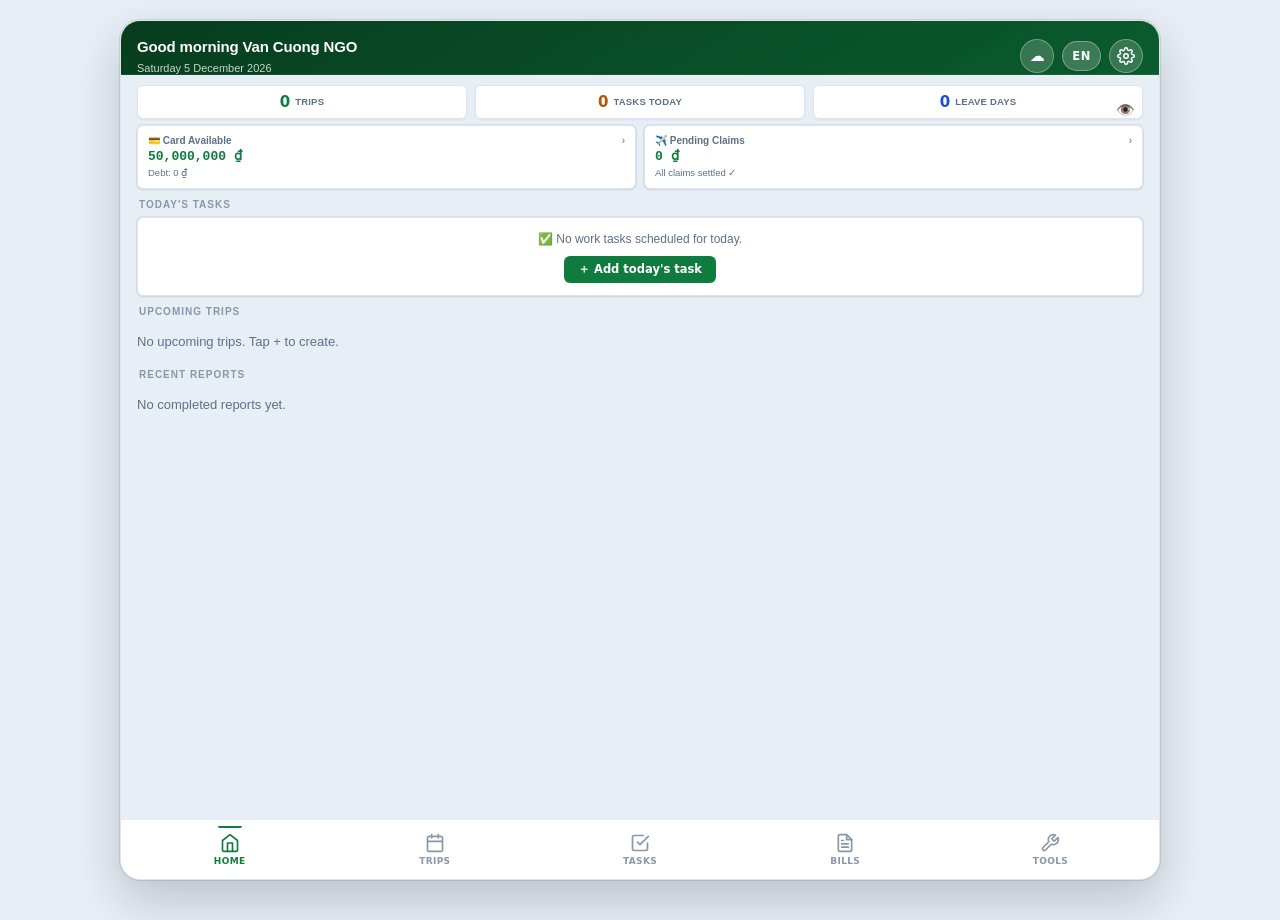
<file: index.html>
<!DOCTYPE html>
<html lang="en">
<head>
  <meta charset="utf-8">
  <meta name="viewport" content="width=device-width, initial-scale=1.0">
  <meta http-equiv="refresh" content="0; url=./src/">
  <script>
    window.location.replace("./src/" + window.location.search + window.location.hash);
  </script>
  <title>PlantLog Pro</title>
</head>
<body style="font-family:sans-serif;display:flex;align-items:center;justify-content:center;height:100vh;margin:0;background:#0f172a;color:#fff;">
  <div style="text-align:center;">
    <h2>🏭 PlantLog Pro</h2>
    <p>Loading application... If not redirected, <a href="./src/" style="color:#38bdf8;">click here</a>.</p>
  </div>
</body>
</html>
</file>
